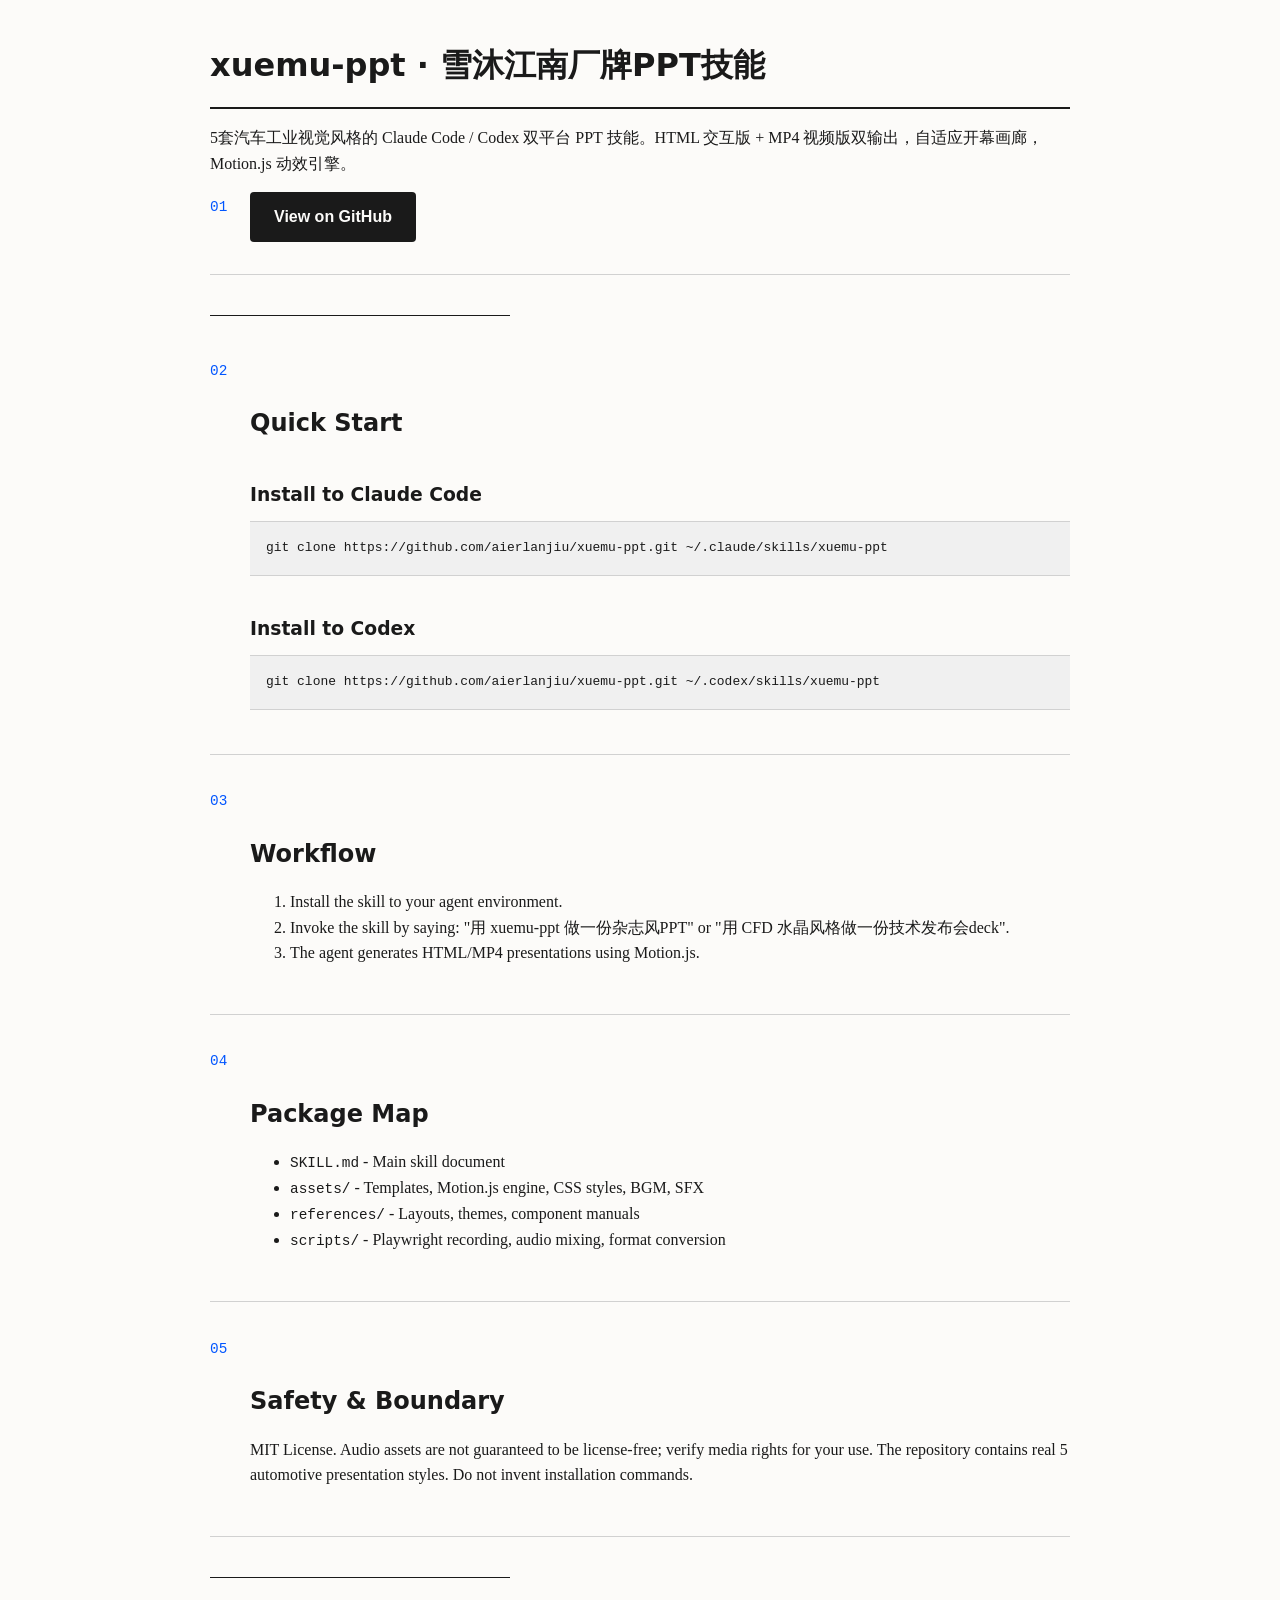
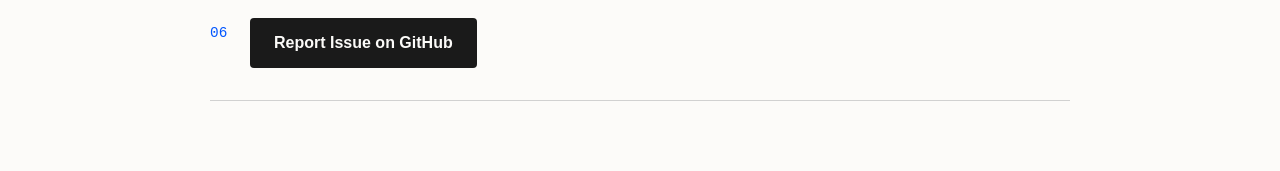
<file: docs/index.html>
<!DOCTYPE html>
<html lang="en">
<head>
    <meta charset="UTF-8">
    <meta name="viewport" content="width=device-width, initial-scale=1.0">
    <title>xuemu-ppt</title>
    <link rel="icon" href="data:,">
    <link rel="stylesheet" href="styles.css">
</head>
<body>
    <main>
        <h1>xuemu-ppt · 雪沐江南厂牌PPT技能</h1>
        <p>5套汽车工业视觉风格的 Claude Code / Codex 双平台 PPT 技能。HTML 交互版 + MP4 视频版双输出，自适应开幕画廊，Motion.js 动效引擎。</p>
        
        <div class="row">
            <div class="row-number">01</div>
            <div class="row-content">
                <a href="https://github.com/aierlanjiu/xuemu-ppt" class="action-btn">View on GitHub</a>
            </div>
        </div>

        <hr class="irregular-divider">

        <div class="row">
            <div class="row-number">02</div>
            <div class="row-content">
                <h2>Quick Start</h2>
                <h3>Install to Claude Code</h3>
<pre><code>git clone https://github.com/aierlanjiu/xuemu-ppt.git ~/.claude/skills/xuemu-ppt</code></pre>
<h3>Install to Codex</h3>
<pre><code>git clone https://github.com/aierlanjiu/xuemu-ppt.git ~/.codex/skills/xuemu-ppt</code></pre>
            </div>
        </div>
        
        <div class="row">
            <div class="row-number">03</div>
            <div class="row-content">
                <h2>Workflow</h2>
                <ol>
<li>Install the skill to your agent environment.</li>
<li>Invoke the skill by saying: "用 xuemu-ppt 做一份杂志风PPT" or "用 CFD 水晶风格做一份技术发布会deck".</li>
<li>The agent generates HTML/MP4 presentations using Motion.js.</li>
</ol>
            </div>
        </div>

        <div class="row">
            <div class="row-number">04</div>
            <div class="row-content">
                <h2>Package Map</h2>
                <ul>
<li><code>SKILL.md</code> - Main skill document</li>
<li><code>assets/</code> - Templates, Motion.js engine, CSS styles, BGM, SFX</li>
<li><code>references/</code> - Layouts, themes, component manuals</li>
<li><code>scripts/</code> - Playwright recording, audio mixing, format conversion</li>
</ul>
            </div>
        </div>

        <div class="row">
            <div class="row-number">05</div>
            <div class="row-content">
                <h2>Safety & Boundary</h2>
                <p>MIT License. Audio assets are not guaranteed to be license-free; verify media rights for your use. The repository contains real 5 automotive presentation styles. Do not invent installation commands.</p>
            </div>
        </div>
        
        

        <hr class="irregular-divider">

        <div class="row">
            <div class="row-number">06</div>
            <div class="row-content">
                <a href="https://github.com/aierlanjiu/xuemu-ppt/issues" class="action-btn">Report Issue on GitHub</a>
            </div>
        </div>
    </main>
</body>
</html>
</file>
<file: docs/styles.css>
:root {
  --bg-color: #fcfbf9;
  --text-color: #1a1a1a;
  --rule-color: #d1d1d1;
  --accent: #0055ff;
  --focus-ring: rgba(0,0,0,0.8);
}

*, *::before, *::after {
  box-sizing: border-box;
}

@media (prefers-reduced-motion: reduce) {
  * {
    animation: none !important;
    transform: none !important;
  }
}

body {
  background-color: var(--bg-color);
  color: var(--text-color);
  font-family: ui-serif, Georgia, Cambria, "Times New Roman", Times, serif;
  line-height: 1.6;
  margin: 0;
  padding: 0;
  overflow-x: hidden;
}

main {
  max-width: 900px;
  margin: 0 auto;
  padding: 40px 20px;
}

h1, h2, h3 {
  font-family: ui-sans-serif, system-ui, -apple-system, sans-serif;
  font-weight: 600;
  margin-top: 2em;
  margin-bottom: 0.5em;
  color: var(--text-color);
}

h1 {
  font-size: 2rem;
  margin-top: 0;
  border-bottom: 2px solid var(--text-color);
  padding-bottom: 0.5em;
}

.row {
  display: flex;
  margin-bottom: 2rem;
  border-bottom: 1px solid var(--rule-color);
  padding-bottom: 2rem;
}

.row-number {
  flex: 0 0 40px;
  font-family: ui-monospace, monospace;
  font-size: 0.9em;
  color: var(--accent);
  padding-top: 0.25em;
}

.row-content {
  flex: 1;
  min-width: 0;
}

a {
  color: var(--accent);
  text-decoration: underline;
  text-decoration-thickness: 1px;
  text-underline-offset: 2px;
}

a:hover {
  text-decoration-thickness: 2px;
}

a:focus, button:focus {
  outline: 2px solid var(--focus-ring);
  outline-offset: 4px;
}

pre {
  background-color: #f0f0f0;
  padding: 16px;
  overflow-x: auto;
  font-size: 0.9em;
  border-top: 1px solid var(--rule-color);
  border-bottom: 1px solid var(--rule-color);
  white-space: pre-wrap;
  word-wrap: break-word;
}

code {
  font-family: ui-monospace, SFMono-Regular, Menlo, Monaco, Consolas, monospace;
  font-size: 0.9em;
}

.action-btn {
  display: inline-block;
  padding: 12px 24px;
  background-color: var(--text-color);
  color: var(--bg-color);
  text-decoration: none;
  font-family: ui-sans-serif, sans-serif;
  font-weight: bold;
  border-radius: 4px;
  min-width: 40px;
  min-height: 40px;
  text-align: center;
}

.action-btn:hover {
  transform: translateY(-2px);
  text-decoration: none;
}

img {
  max-width: 100%;
  height: auto;
  object-fit: contain;
  display: block;
  margin: 1rem 0;
}

figcaption {
  font-size: 0.85em;
  color: #666;
  text-align: center;
  margin-top: -0.5rem;
  margin-bottom: 1rem;
}

figure {
  margin: 1.5rem 0 2rem;
}

.irregular-divider {
  border: 0;
  height: 1px;
  background: var(--text-color);
  margin: 40px 0;
  width: 100%;
  max-width: 300px;
}

@media (max-width: 640px) {
  main {
    padding: 24px 16px 56px;
  }

  h1 {
    font-size: clamp(1.65rem, 9vw, 2.25rem);
    overflow-wrap: anywhere;
  }

  .row {
    display: grid;
    grid-template-columns: 30px minmax(0, 1fr);
    gap: 8px;
  }

  .row-number {
    flex-basis: auto;
  }

  .action-btn {
    width: 100%;
    padding-inline: 12px;
  }
}
</file>
